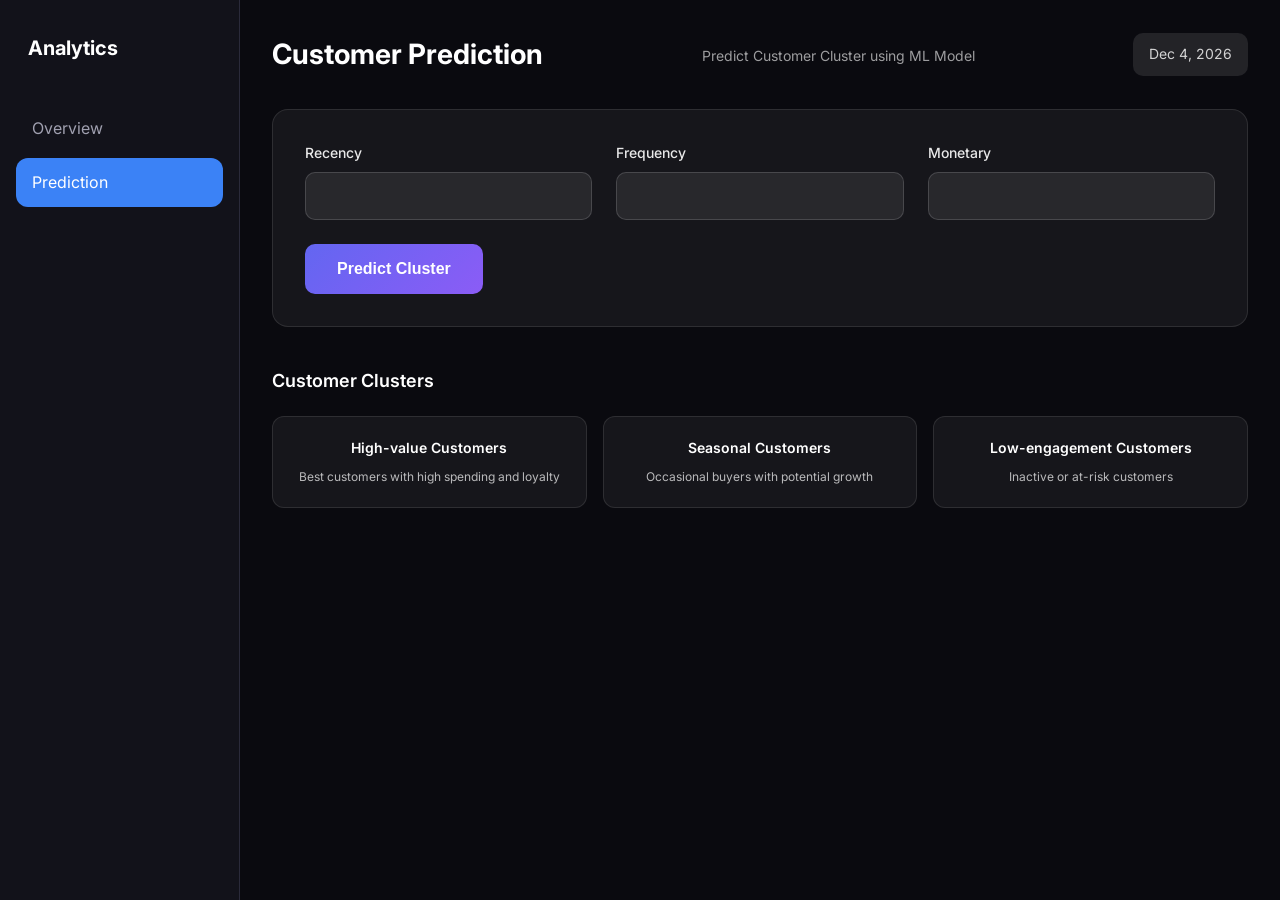
<file: prediction.html>
<!DOCTYPE html>
<html lang="en">
<head>
    <meta charset="UTF-8">
    <meta name="viewport" content="width=device-width, initial-scale=1.0">
    <title>Customer Prediction - Analytics Dashboard</title>
    <link rel="stylesheet" href="style.css">
    <link rel="stylesheet" href="prediction.css">
    <link href="https://fonts.googleapis.com/css2?family=Inter:wght@400;500;600;700&display=swap" rel="stylesheet">
</head>
<body>
    <div class="dashboard">

        <aside class="sidebar">
            <div class="logo">
                <span class="logo-text">Analytics</span>
            </div>

            <nav class="nav-menu">
                <a href="index.html" class="nav-item">Overview</a>
                <a href="prediction.html" class="nav-item active">Prediction</a>
            </nav>
        </aside>

        <main class="main-content">

            <header class="header">
                <h1>Customer Prediction</h1>
                <p class="subtitle">Predict Customer Cluster using ML Model</p>

                <div class="date-badge">
                    <span id="current-date"></span>
                </div>
            </header>

            <section class="prediction-section">

                <div class="prediction-card">

                    <form id="prediction-form" class="prediction-form">

                        <div class="form-grid">

                            <div class="form-group">
                                <label>Recency</label>
                                <input type="number" id="recency" required>
                            </div>

                            <div class="form-group">
                                <label>Frequency</label>
                                <input type="number" id="frequency" required>
                            </div>

                            <div class="form-group">
                                <label>Monetary</label>
                                <input type="number" id="monetary" required>
                            </div>

                        </div>

                        <button type="submit" id="predict-btn">
                            Predict Cluster
                        </button>

                    </form>

                </div>

            </section>

            <section class="result-section" id="result-section" style="display:none;">

                <div class="result-card">

                    <h3>Prediction Result</h3>

                    <div class="segment-icon" id="segment-icon"></div>

                    <div class="segment-name" id="segment-name"></div>

                    <div class="confidence-bar">
                        <div class="confidence-fill" id="confidence-fill"></div>
                    </div>

                    <div id="confidence-value"></div>

                    <div id="segment-description"></div>

                    <ul id="recommendation-list"></ul>

                </div>

            </section>

            <section class="products-section hidden" id="products-section">

                <h4 class="products-title">Recommended Products & Offers</h4>
                <div class="products-grid" id="products-grid"></div>

            </section>

            <section class="info-section">

                <h3>Customer Clusters</h3>

                <div class="info-grid">

                    <div class="info-card">
                        <h4>High-value Customers</h4>
                        <p>Best customers with high spending and loyalty</p>
                    </div>

                    <div class="info-card">
                        <h4>Seasonal Customers</h4>
                        <p>Occasional buyers with potential growth</p>
                    </div>

                    <div class="info-card">
                        <h4>Low-engagement Customers</h4>
                        <p>Inactive or at-risk customers</p>
                    </div>

                </div>

            </section>

        </main>

    </div>

    <script src="prediction.js"></script>

</body>
</html>
</file>
<file: style.css>
/* ===== CSS Variables ===== */
:root {
    --bg-primary: #0a0a0f;
    --bg-secondary: #12121a;
    --bg-card: #16161f;
    --bg-card-hover: #1c1c28;
    
    --text-primary: #ffffff;
    --text-secondary: #a0a0b0;
    --text-muted: #6b6b7b;
    
    --accent-blue: #3b82f6;
    --accent-green: #10b981;
    --accent-purple: #8b5cf6;
    --accent-orange: #f59e0b;
    --accent-pink: #ec4899;
    --accent-cyan: #06b6d4;
    
    --border-color: #2a2a3a;
    --border-radius: 12px;
    --border-radius-lg: 16px;
    
    --shadow: 0 4px 6px -1px rgba(0, 0, 0, 0.3);
    --shadow-lg: 0 10px 15px -3px rgba(0, 0, 0, 0.4);
    
    --transition: all 0.3s ease;
}

/* ===== Reset & Base ===== */
* {
    margin: 0;
    padding: 0;
    box-sizing: border-box;
}

body {
    font-family: 'Inter', -apple-system, BlinkMacSystemFont, sans-serif;
    background-color: var(--bg-primary);
    color: var(--text-primary);
    line-height: 1.6;
    min-height: 100vh;
}

/* ===== Dashboard Layout ===== */
.dashboard {
    display: flex;
    min-height: 100vh;
}

/* ===== Sidebar ===== */
.sidebar {
    width: 240px;
    background-color: var(--bg-secondary);
    border-right: 1px solid var(--border-color);
    padding: 24px 16px;
    display: flex;
    flex-direction: column;
    position: fixed;
    left: 0;
    top: 0;
    height: 100vh;
    z-index: 100;
}

.logo {
    display: flex;
    align-items: center;
    gap: 12px;
    padding: 8px 12px;
    margin-bottom: 32px;
}

.logo-icon {
    width: 40px;
    height: 40px;
    background: linear-gradient(135deg, var(--accent-blue), var(--accent-purple));
    border-radius: 10px;
    display: flex;
    align-items: center;
    justify-content: center;
    color: white;
}

.logo-text {
    font-size: 1.25rem;
    font-weight: 700;
    color: var(--text-primary);
}

.nav-menu {
    display: flex;
    flex-direction: column;
    gap: 4px;
}

.nav-item {
    display: flex;
    align-items: center;
    gap: 12px;
    padding: 12px 16px;
    border-radius: var(--border-radius);
    color: var(--text-secondary);
    text-decoration: none;
    transition: var(--transition);
}

.nav-item:hover {
    background-color: var(--bg-card);
    color: var(--text-primary);
}

.nav-item.active {
    background-color: var(--accent-blue);
    color: white;
}

.nav-item svg {
    flex-shrink: 0;
}

/* ===== Main Content ===== */
.main-content {
    flex: 1;
    margin-left: 240px;
    padding: 24px 32px;
    overflow-x: hidden;
}

/* ===== Header ===== */
.header {
    display: flex;
    justify-content: space-between;
    align-items: center;
    margin-bottom: 32px;
}

.header h1 {
    font-size: 1.75rem;
    font-weight: 700;
    color: var(--text-primary);
}

.subtitle {
    color: var(--text-muted);
    font-size: 0.875rem;
    margin-top: 4px;
}

.date-badge {
    display: flex;
    align-items: center;
    gap: 8px;
    background-color: var(--bg-card);
    padding: 8px 16px;
    border-radius: var(--border-radius);
    color: var(--text-secondary);
    font-size: 0.875rem;
}

/* ===== KPI Section ===== */
.kpi-section {
    display: grid;
    grid-template-columns: repeat(4, 1fr);
    gap: 20px;
    margin-bottom: 32px;
}

.kpi-card {
    background-color: var(--bg-card);
    border-radius: var(--border-radius-lg);
    padding: 24px;
    display: flex;
    align-items: flex-start;
    gap: 16px;
    border: 1px solid var(--border-color);
    transition: var(--transition);
}

.kpi-card:hover {
    background-color: var(--bg-card-hover);
    transform: translateY(-2px);
    box-shadow: var(--shadow-lg);
}

.kpi-icon {
    width: 48px;
    height: 48px;
    border-radius: 12px;
    display: flex;
    align-items: center;
    justify-content: center;
    flex-shrink: 0;
}

.kpi-icon.blue {
    background-color: rgba(59, 130, 246, 0.15);
    color: var(--accent-blue);
}

.kpi-icon.green {
    background-color: rgba(16, 185, 129, 0.15);
    color: var(--accent-green);
}

.kpi-icon.purple {
    background-color: rgba(139, 92, 246, 0.15);
    color: var(--accent-purple);
}

.kpi-icon.orange {
    background-color: rgba(245, 158, 11, 0.15);
    color: var(--accent-orange);
}

.kpi-content {
    display: flex;
    flex-direction: column;
    gap: 4px;
}

.kpi-label {
    font-size: 0.875rem;
    color: var(--text-secondary);
}

.kpi-value {
    font-size: 1.75rem;
    font-weight: 700;
    color: var(--text-primary);
}

.kpi-change {
    font-size: 0.75rem;
    font-weight: 600;
    padding: 2px 8px;
    border-radius: 20px;
    width: fit-content;
}

.kpi-change.positive {
    background-color: rgba(16, 185, 129, 0.15);
    color: var(--accent-green);
}

.kpi-change.negative {
    background-color: rgba(239, 68, 68, 0.15);
    color: #ef4444;
}

/* ===== Charts Section ===== */
.charts-section {
    display: grid;
    grid-template-columns: repeat(2, 1fr);
    gap: 20px;
    margin-bottom: 32px;
}

.chart-card {
    background-color: var(--bg-card);
    border-radius: var(--border-radius-lg);
    padding: 24px;
    border: 1px solid var(--border-color);
}

.chart-header {
    display: flex;
    justify-content: space-between;
    align-items: center;
    margin-bottom: 20px;
}

.chart-header h3 {
    font-size: 1.125rem;
    font-weight: 600;
    color: var(--text-primary);
}

.chart-subtitle {
    font-size: 0.75rem;
    color: var(--text-muted);
    margin-top: 4px;
}

.chart-body {
    height: 280px;
    position: relative;
}

.chart-body canvas {
    width: 100% !important;
    height: 100% !important;
}

/* ===== Table Section ===== */
.table-section {
    margin-bottom: 32px;
}

.table-card {
    background-color: var(--bg-card);
    border-radius: var(--border-radius-lg);
    border: 1px solid var(--border-color);
    overflow: hidden;
}

.table-header {
    display: flex;
    justify-content: space-between;
    align-items: center;
    padding: 20px 24px;
    border-bottom: 1px solid var(--border-color);
}

.table-header h3 {
    font-size: 1.125rem;
    font-weight: 600;
    color: var(--text-primary);
}

.btn-export {
    display: flex;
    align-items: center;
    gap: 8px;
    background-color: var(--bg-secondary);
    color: var(--text-secondary);
    border: 1px solid var(--border-color);
    padding: 8px 16px;
    border-radius: var(--border-radius);
    cursor: pointer;
    font-size: 0.875rem;
    font-family: inherit;
    transition: var(--transition);
}

.btn-export:hover {
    background-color: var(--bg-card-hover);
    color: var(--text-primary);
}

.table-body {
    overflow-x: auto;
}

table {
    width: 100%;
    border-collapse: collapse;
}

thead {
    background-color: var(--bg-secondary);
}

th {
    padding: 14px 20px;
    text-align: left;
    font-size: 0.75rem;
    font-weight: 600;
    color: var(--text-muted);
    text-transform: uppercase;
    letter-spacing: 0.5px;
}

td {
    padding: 16px 20px;
    font-size: 0.875rem;
    color: var(--text-secondary);
    border-bottom: 1px solid var(--border-color);
}

tr:last-child td {
    border-bottom: none;
}

tr:hover td {
    background-color: var(--bg-card-hover);
}

.segment-badge {
    display: inline-flex;
    align-items: center;
    gap: 6px;
    padding: 6px 12px;
    border-radius: 20px;
    font-size: 0.75rem;
    font-weight: 600;
}

.segment-badge.champions {
    background-color: rgba(16, 185, 129, 0.15);
    color: var(--accent-green);
}

.segment-badge.loyal {
    background-color: rgba(59, 130, 246, 0.15);
    color: var(--accent-blue);
}

.segment-badge.potential {
    background-color: rgba(139, 92, 246, 0.15);
    color: var(--accent-purple);
}

.segment-badge.at-risk {
    background-color: rgba(245, 158, 11, 0.15);
    color: var(--accent-orange);
}

.segment-badge.lost {
    background-color: rgba(239, 68, 68, 0.15);
    color: #ef4444;
}

/* ===== Products Section ===== */
.products-section {
    margin-bottom: 32px;
}

.products-card {
    background-color: var(--bg-card);
    border-radius: var(--border-radius-lg);
    border: 1px solid var(--border-color);
    padding: 24px;
}

.card-header {
    margin-bottom: 20px;
}

.card-header h3 {
    font-size: 1.125rem;
    font-weight: 600;
    color: var(--text-primary);
}

.products-list {
    display: grid;
    grid-template-columns: repeat(5, 1fr);
    gap: 16px;
}

.product-item {
    background-color: var(--bg-secondary);
    border-radius: var(--border-radius);
    padding: 16px;
    text-align: center;
    border: 1px solid var(--border-color);
    transition: var(--transition);
}

.product-item:hover {
    background-color: var(--bg-card-hover);
    transform: translateY(-2px);
}

.product-rank {
    width: 28px;
    height: 28px;
    background: linear-gradient(135deg, var(--accent-blue), var(--accent-purple));
    border-radius: 50%;
    display: flex;
    align-items: center;
    justify-content: center;
    font-size: 0.75rem;
    font-weight: 700;
    color: white;
    margin: 0 auto 12px;
}

.product-name {
    font-size: 0.875rem;
    font-weight: 600;
    color: var(--text-primary);
    margin-bottom: 8px;
    line-height: 1.4;
    min-height: 40px;
    display: flex;
    align-items: center;
    justify-content: center;
}

.product-sales {
    font-size: 1rem;
    font-weight: 700;
    color: var(--accent-green);
}

.product-quantity {
    font-size: 0.75rem;
    color: var(--text-muted);
    margin-top: 4px;
}

/* ===== Loading State ===== */
.loading {
    display: flex;
    align-items: center;
    justify-content: center;
    height: 100%;
    color: var(--text-muted);
}

.loading::after {
    content: '';
    width: 24px;
    height: 24px;
    border: 2px solid var(--border-color);
    border-top-color: var(--accent-blue);
    border-radius: 50%;
    animation: spin 0.8s linear infinite;
    margin-left: 10px;
}

@keyframes spin {
    to { transform: rotate(360deg); }
}

/* ===== Responsive Design ===== */
@media (max-width: 1400px) {
    .kpi-section {
        grid-template-columns: repeat(2, 1fr);
    }
    
    .products-list {
        grid-template-columns: repeat(3, 1fr);
    }
}

@media (max-width: 1024px) {
    .sidebar {
        width: 200px;
    }
    
    .main-content {
        margin-left: 200px;
        padding: 20px;
    }
    
    .charts-section {
        grid-template-columns: 1fr;
    }
}

@media (max-width: 768px) {
    .sidebar {
        display: none;
    }
    
    .main-content {
        margin-left: 0;
    }
    
    .kpi-section {
        grid-template-columns: 1fr;
    }
    
    .header {
        flex-direction: column;
        align-items: flex-start;
        gap: 16px;
    }
    
    .products-list {
        grid-template-columns: repeat(2, 1fr);
    }
    
    table {
        font-size: 0.75rem;
    }
    
    th, td {
        padding: 10px 12px;
    }
}

/* ===== Animations ===== */
@keyframes fadeIn {
    from {
        opacity: 0;
        transform: translateY(10px);
    }
    to {
        opacity: 1;
        transform: translateY(0);
    }
}

.kpi-card, .chart-card, .table-card, .products-card {
    animation: fadeIn 0.5s ease forwards;
}

.kpi-card:nth-child(1) { animation-delay: 0.1s; }
.kpi-card:nth-child(2) { animation-delay: 0.2s; }
.kpi-card:nth-child(3) { animation-delay: 0.3s; }
.kpi-card:nth-child(4) { animation-delay: 0.4s; }

/* ===== Custom Scrollbar ===== */
::-webkit-scrollbar {
    width: 8px;
    height: 8px;
}

::-webkit-scrollbar-track {
    background: var(--bg-secondary);
}

::-webkit-scrollbar-thumb {
    background: var(--border-color);
    border-radius: 4px;
}

::-webkit-scrollbar-thumb:hover {
    background: var(--text-muted);
}
</file>
<file: prediction.css>
/* Hidden Class */
.hidden {
    display: none !important;
}

/* Main Content */
.main-content {
    flex: 1;
    padding: 32px;
    overflow-y: auto;
}

/* Header */
.header {
    display: flex;
    justify-content: space-between;
    align-items: center;
    margin-bottom: 32px;
}

.header h1 {
    font-size: 28px;
    font-weight: 700;
    color: #fff;
}

.subtitle {
    color: rgba(255, 255, 255, 0.6);
    margin-top: 4px;
}

.date-badge {
    display: flex;
    align-items: center;
    gap: 8px;
    background: rgba(255, 255, 255, 0.1);
    padding: 10px 16px;
    border-radius: 10px;
    color: rgba(255, 255, 255, 0.8);
}

/* Prediction Section */
.prediction-section {
    margin-bottom: 32px;
}

.prediction-card {
    background: rgba(255, 255, 255, 0.05);
    border: 1px solid rgba(255, 255, 255, 0.1);
    border-radius: 16px;
    padding: 32px;
}

/* Form */
.prediction-form {
    display: flex;
    flex-direction: column;
    gap: 24px;
}

.form-grid {
    display: grid;
    grid-template-columns: repeat(3, 1fr);
    gap: 24px;
}

@media (max-width: 768px) {
    .form-grid {
        grid-template-columns: 1fr;
    }
}

.form-group {
    display: flex;
    flex-direction: column;
    gap: 8px;
}

.form-group label {
    font-size: 14px;
    font-weight: 500;
    color: rgba(255, 255, 255, 0.9);
}

.form-group input {
    padding: 14px 16px;
    background: rgba(255, 255, 255, 0.08);
    border: 1px solid rgba(255, 255, 255, 0.15);
    border-radius: 10px;
    color: #fff;
    font-size: 16px;
    transition: 0.3s;
}

.form-group input:focus {
    outline: none;
    border-color: #6366f1;
    background: rgba(99, 102, 241, 0.1);
}

/* Button */
#predict-btn {
    padding: 16px 32px;
    background: linear-gradient(135deg, #6366f1, #8b5cf6);
    border: none;
    border-radius: 10px;
    color: #fff;
    font-size: 16px;
    font-weight: 600;
    cursor: pointer;
    transition: 0.3s;
    align-self: flex-start;
}

#predict-btn:hover {
    transform: translateY(-2px);
    box-shadow: 0 10px 30px rgba(99, 102, 241, 0.3);
}

/* Result Section */
.result-section {
    margin-bottom: 32px;
}

.result-card {
    background: rgba(255, 255, 255, 0.05);
    border: 1px solid rgba(255, 255, 255, 0.1);
    border-radius: 16px;
    padding: 32px;
}

.segment-icon {
    width: 64px;
    height: 64px;
    border-radius: 16px;
    display: flex;
    align-items: center;
    justify-content: center;
    font-size: 32px;
    margin-bottom: 16px;
}

.segment-icon.champions { background: linear-gradient(135deg, #fbbf24, #f59e0b); }
.segment-icon.loyal { background: linear-gradient(135deg, #6366f1, #8b5cf6); }
.segment-icon.potential { background: linear-gradient(135deg, #10b981, #059669); }
.segment-icon.at-risk { background: linear-gradient(135deg, #f97316, #ea580c); }
.segment-icon.lost { background: linear-gradient(135deg, #ef4444, #dc2626); }

.segment-name {
    font-size: 28px;
    font-weight: 700;
    color: #fff;
    margin-bottom: 16px;
}

/* Confidence */
.confidence-bar {
    width: 100%;
    height: 10px;
    background: rgba(255, 255, 255, 0.1);
    border-radius: 5px;
    overflow: hidden;
    margin: 12px 0;
}

.confidence-fill {
    height: 100%;
    background: linear-gradient(90deg, #6366f1, #8b5cf6);
    width: 0%;
    transition: width 0.5s ease;
}

/* Text blocks */
#confidence-value {
    color: rgba(255, 255, 255, 0.8);
    margin-top: 8px;
}

#segment-description {
    margin-top: 16px;
    padding: 16px;
    background: rgba(255, 255, 255, 0.05);
    border-radius: 10px;
    color: rgba(255, 255, 255, 0.8);
    line-height: 1.6;
}

/* Recommendations */
#recommendation-list {
    list-style: none;
    padding: 16px;
    margin-top: 24px;
    background: rgba(99, 102, 241, 0.1);
    border-left: 4px solid #6366f1;
    border-radius: 10px;
}

#recommendation-list li {
    padding: 12px 0;
    margin-bottom: 12px;
    color: rgba(255, 255, 255, 0.9);
    font-size: 15px;
    line-height: 1.5;
    border-bottom: 1px solid rgba(99, 102, 241, 0.2);
}

#recommendation-list li:last-child {
    margin-bottom: 0;
    border-bottom: none;
}

/* Info Section */
.info-section {
    margin-top: 40px;
}

.info-section h3 {
    font-size: 18px;
    font-weight: 600;
    color: #fff;
    margin-bottom: 20px;
}

.info-grid {
    display: grid;
    grid-template-columns: repeat(3, 1fr);
    gap: 16px;
}

@media (max-width: 768px) {
    .info-grid {
        grid-template-columns: 1fr;
    }
}

.info-card {
    padding: 20px;
    border-radius: 12px;
    text-align: center;
    background: rgba(255, 255, 255, 0.05);
    border: 1px solid rgba(255, 255, 255, 0.1);
}

.info-card h4 {
    font-size: 14px;
    font-weight: 600;
    color: #fff;
    margin-bottom: 8px;
}

.info-card p {
    font-size: 12px;
    color: rgba(255, 255, 255, 0.7);
}

/* Products Section */
.products-section {
    background: rgba(255, 255, 255, 0.05);
    border: 1px solid rgba(255, 255, 255, 0.1);
    border-radius: 16px;
    padding: 32px;
    margin-top: 24px;
}

.products-title {
    font-size: 16px;
    font-weight: 600;
    color: #fff;
    margin-bottom: 20px;
    display: flex;
    align-items: center;
    gap: 8px;
}

.products-title::before {
    content: '🛍️';
    font-size: 18px;
}

.products-grid {
    display: flex;
    gap: 16px;
    overflow-x: auto;
    padding-bottom: 8px;
}

.product-card {
    background: rgba(255, 255, 255, 0.08);
    border: 1px solid rgba(255, 255, 255, 0.15);
    padding: 16px;
    transition: all 0.3s ease;
    cursor: pointer;
    min-width: 200px;
    flex-shrink: 0;
}

.product-card:hover {
    background: rgba(255, 255, 255, 0.12);
    border-color: rgba(255, 255, 255, 0.25);
    transform: translateY(-4px);
    box-shadow: 0 8px 24px rgba(99, 102, 241, 0.2);
}

.product-icon {
    font-size: 32px;
    margin-bottom: 12px;
    display: block;
}

.product-name {
    font-size: 14px;
    font-weight: 600;
    color: #fff;
    margin-bottom: 8px;
    line-height: 1.4;
}

.product-description {
    font-size: 12px;
    color: rgba(255, 255, 255, 0.7);
    margin-bottom: 12px;
    line-height: 1.4;
}

.product-badge {
    display: inline-block;
    background: rgba(99, 102, 241, 0.3);
    color: rgba(255, 255, 255, 0.9);
    padding: 4px 12px;
    border-radius: 6px;
    font-size: 11px;
    font-weight: 500;
}

.product-badge.premium {
    background: rgba(251, 191, 36, 0.3);
    color: #fbbf24;
}

.product-badge.popular {
    background: rgba(16, 185, 129, 0.3);
    color: #10b981;
}

.product-badge.limited {
    background: rgba(249, 115, 22, 0.3);
    color: #f97316;
}

/* Responsive */
@media (max-width: 768px) {
    .sidebar {
        display: none;
    }

    .main-content {
        padding: 20px;
    }

    .header {
        flex-direction: column;
        align-items: flex-start;
        gap: 16px;
    }

    .products-grid {
        flex-direction: column;
    }

    .product-card {
        min-width: unset;
        flex-shrink: 1;
    }
}
</file>
